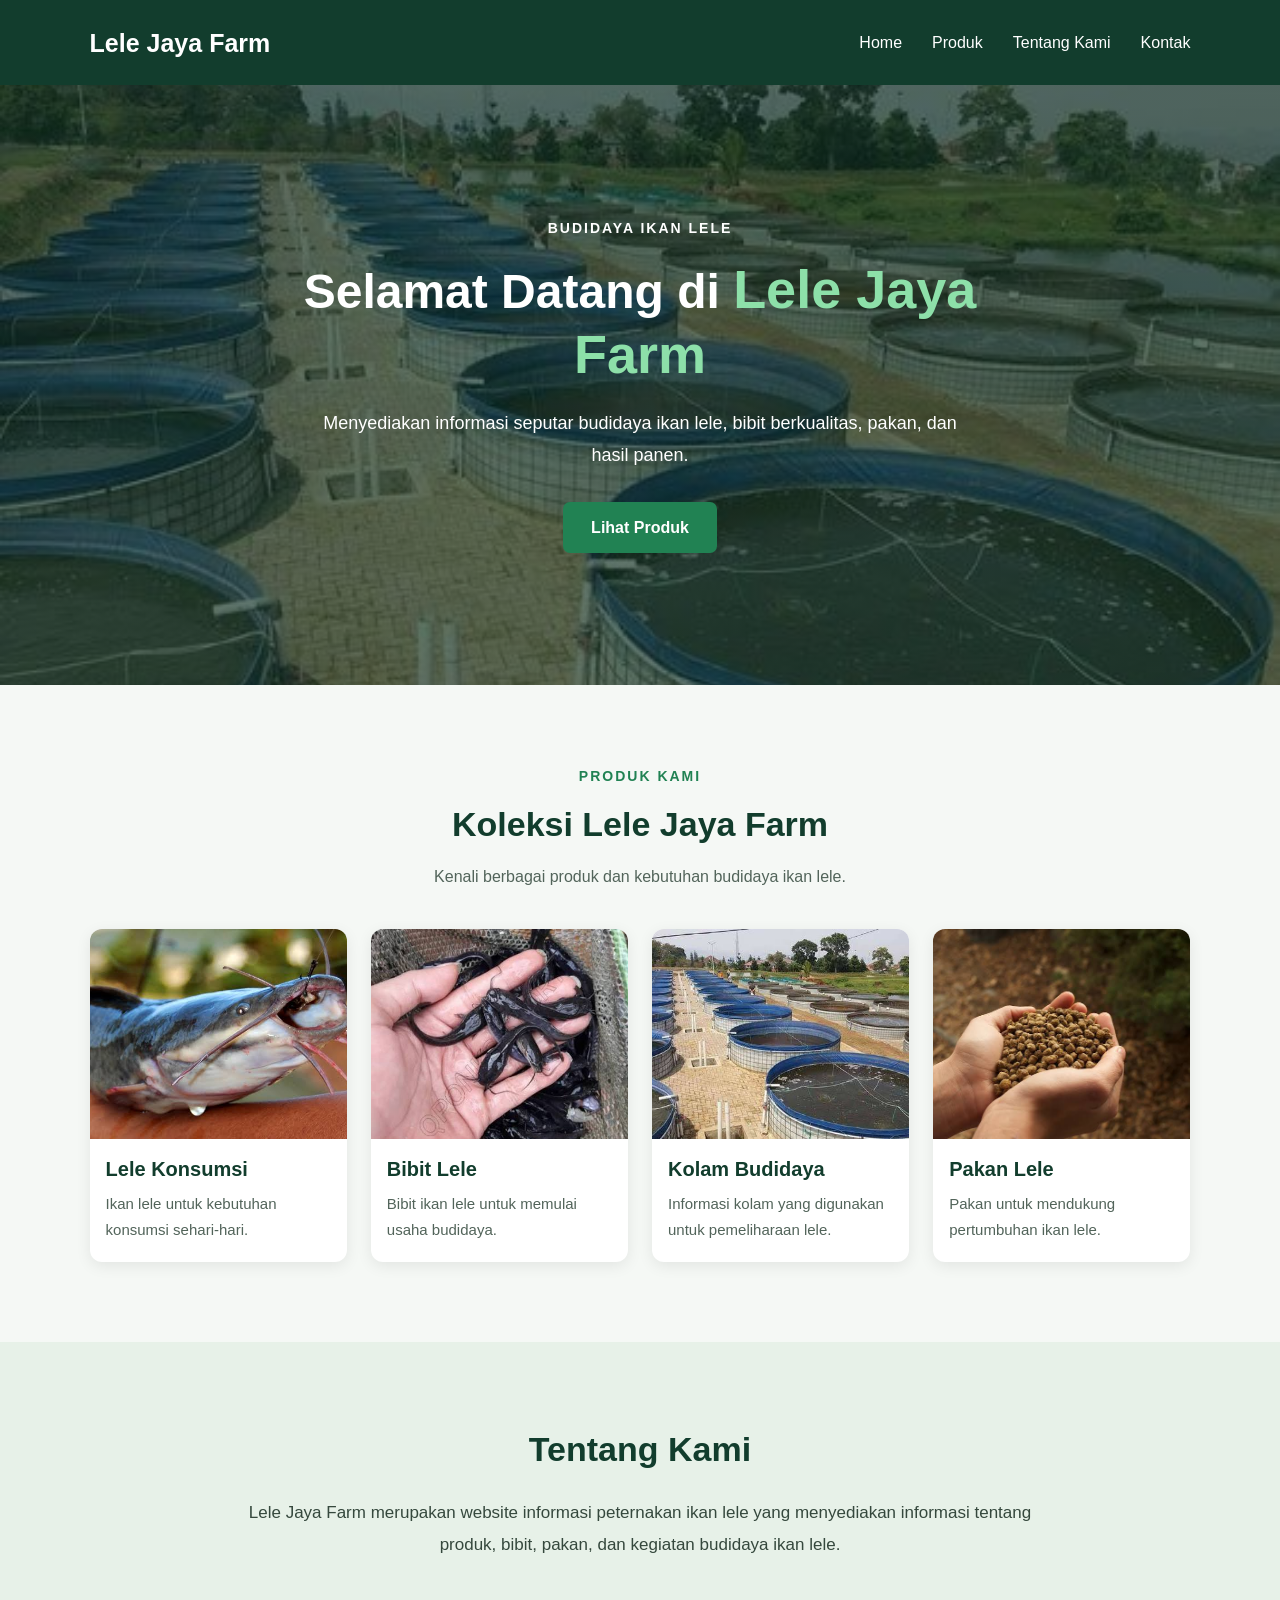
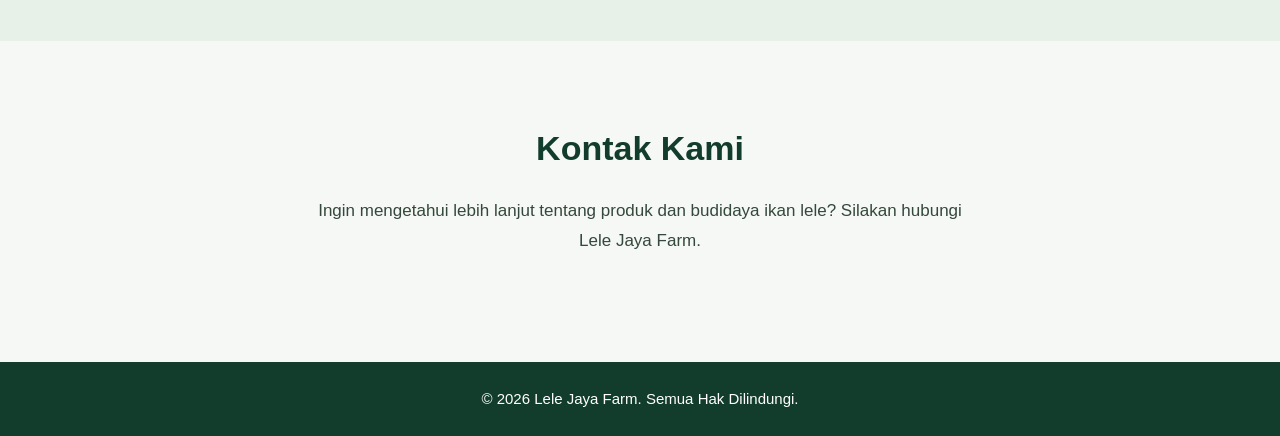
<file: index.html>
<!DOCTYPE html>
<html lang="id">
<head>
    <meta charset="UTF-8">
    <meta name="viewport" content="width=device-width, initial-scale=1.0">
    <title>Lele Jaya Farm</title>
    <link rel="stylesheet" href="style.css">
</head>
<body>

    <nav class="navbar">
        <a href="#home" class="logo">Lele Jaya Farm</a>

        <div class="nav-menu">
            <a href="#home">Home</a>
            <a href="#produk">Produk</a>
            <a href="#tentang">Tentang Kami</a>
            <a href="#kontak">Kontak</a>
        </div>
    </nav>

    <section class="hero" id="home">
        <div class="hero-content">
            <p class="hero-label">BUDIDAYA IKAN LELE</p>

            <h1>
                Selamat Datang di
                <span>Lele Jaya Farm</span>
            </h1>

            <p class="hero-description">
                Menyediakan informasi seputar budidaya ikan lele,
                bibit berkualitas, pakan, dan hasil panen.
            </p>

            <a href="#produk" class="hero-button">
                Lihat Produk
            </a>
        </div>
    </section>

    <section class="collections" id="produk">
        <div class="section-heading">
            <p class="section-label">PRODUK KAMI</p>
            <h2>Koleksi Lele Jaya Farm</h2>
            <p>
                Kenali berbagai produk dan kebutuhan budidaya ikan lele.
            </p>
        </div>

        <div class="collection-container">
            <div class="collection-card">
                <img src="lele-konsumsi.jpg" alt="Ikan lele konsumsi">
                <h3>Lele Konsumsi</h3>
                <p>Ikan lele untuk kebutuhan konsumsi sehari-hari.</p>
            </div>

            <div class="collection-card">
                <img src="bibit-lele.jpg" alt="Bibit ikan lele">
                <h3>Bibit Lele</h3>
                <p>Bibit ikan lele untuk memulai usaha budidaya.</p>
            </div>

            <div class="collection-card">
                <img src="kolam-budidaya.jpg" alt="Kolam budidaya lele">
                <h3>Kolam Budidaya</h3>
                <p>Informasi kolam yang digunakan untuk pemeliharaan lele.</p>
            </div>

            <div class="collection-card">
                <img src="pakan-lele.jpg" alt="Pakan ikan lele">
                <h3>Pakan Lele</h3>
                <p>Pakan untuk mendukung pertumbuhan ikan lele.</p>
            </div>
        </div>
    </section>

    <section class="about" id="tentang">
        <h2>Tentang Kami</h2>
        <p>
            Lele Jaya Farm merupakan website informasi peternakan
            ikan lele yang menyediakan informasi tentang produk,
            bibit, pakan, dan kegiatan budidaya ikan lele.
        </p>
    </section>

    <section class="contact" id="kontak">
        <h2>Kontak Kami</h2>
        <p>
            Ingin mengetahui lebih lanjut tentang produk dan
            budidaya ikan lele? Silakan hubungi Lele Jaya Farm.
        </p>
    </section>

    <footer class="footer">
        <p>&copy; 2026 Lele Jaya Farm. Semua Hak Dilindungi.</p>
    </footer>

</body>
</html>
</file>
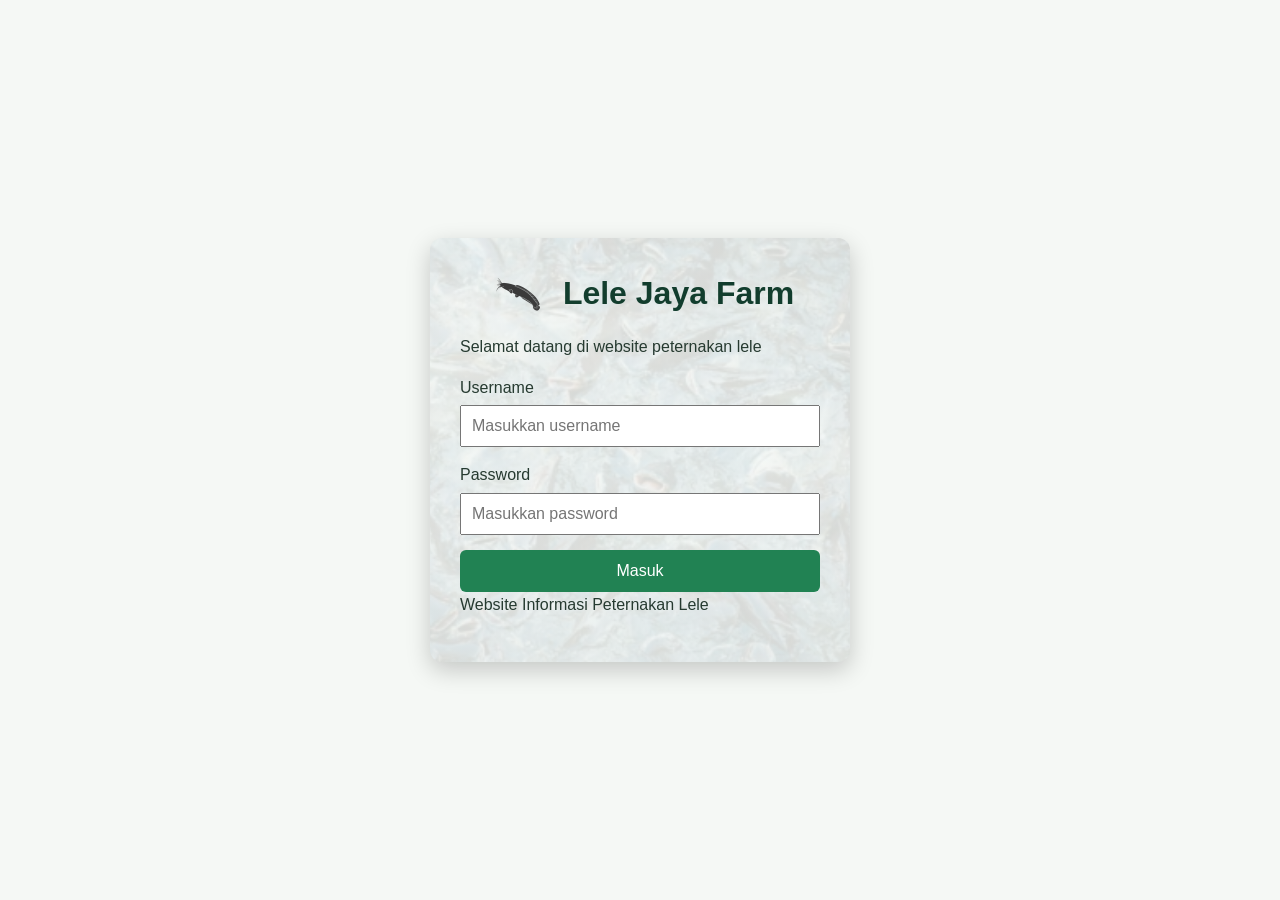
<file: login.html>
<!DOCTYPE html>
<html lang="id">
<head>
    <meta charset="UTF-8">
    <meta name="viewport" content="width=device-width, initial-scale=1.0">
    <title>Login - Lele Jaya Farm</title>
    <link rel="stylesheet" href="style.css">
</head>
<body class="login-page">
    

    <div class="login-box">

        <h1 class="login-title">
            <img src="lele-logo.png" alt="Ikan Lele">
            <span>Lele Jaya Farm</span>
        </h1>

        <p class="login-description">
            Selamat datang di website peternakan lele
        </p>

        <form action="index.html" method="get">
    <div class="form-group">
        <label for="username">Username</label>
        <input type="text" id="username" name="username"
               placeholder="Masukkan username" required>
    </div>

    <div class="form-group">
        <label for="password">Password</label>
        <input type="password" id="password" name="password"
               placeholder="Masukkan password" required>
    </div>

    <button type="submit" class="login-button">Masuk</button>
</form>

        </form>

        <p class="login-footer">
            Website Informasi Peternakan Lele
        </p>

    </div>

</body>
</html>
</file>
<file: style.css>
/* ==============================
   PENGATURAN DASAR
============================== */
* {
    margin: 0;
    padding: 0;
    box-sizing: border-box;
}

html {
    scroll-behavior: smooth;
    scroll-padding-top: 90px;
}

body {
    font-family: Arial, Helvetica, sans-serif;
    background-color: #f5f8f5;
    color: #263a30;
    line-height: 1.6;
}

a {
    text-decoration: none;
}

/* ==============================
   NAVBAR
============================== */
.navbar {
    position: sticky;
    top: 0;
    z-index: 1000;
    width: 100%;
    min-height: 85px;
    padding: 20px 7%;
    background-color: #123d2d;

    display: flex;
    justify-content: space-between;
    align-items: center;
    gap: 20px;
}

.logo {
    color: white;
    font-size: 25px;
    font-weight: bold;
    white-space: nowrap;
}

.nav-menu {
    display: flex;
    align-items: center;
    gap: 30px;
}

.nav-menu a {
    color: white;
    font-size: 16px;
    transition: color 0.3s ease;
}

.nav-menu a:hover {
    color: #8de0a9;
}

/* ==============================
   HOME / HERO
============================== */
.hero {
    min-height: 600px;
    padding: 80px 7%;

    display: flex;
    align-items: center;
    justify-content: center;

    text-align: center;
    color: white;

    background-image:
        linear-gradient(
            rgba(10, 43, 30, 0.65),
            rgba(10, 43, 30, 0.65)
        ),
        url("kolam-budidaya.jpg");

    background-size: cover;
    background-position: center;
    background-repeat: no-repeat;
}

.hero-content {
    width: 100%;
    max-width: 800px;
}

.hero-label {
    margin-bottom: 18px;
    font-size: 14px;
    font-weight: bold;
    letter-spacing: 2px;
}

.hero h1 {
    margin-bottom: 20px;
    font-size: 48px;
    line-height: 1.2;
}

.hero h1 span {
    color: #8de0a9;
    font-size: 54px;
}

.hero-description {
    max-width: 650px;
    margin: 0 auto 30px;
    font-size: 18px;
    line-height: 1.8;
}

.hero-button {
    display: inline-block;
    padding: 13px 28px;
    border-radius: 7px;

    background-color: #218253;
    color: white;
    font-size: 16px;
    font-weight: bold;

    transition: background-color 0.3s ease;
}

.hero-button:hover {
    background-color: #123d2d;
    color: white;
}

/* ==============================
   COLLECTIONS
============================== */
.collections {
    width: 100%;
    padding: 80px 7%;
    background-color: #f5f8f5;
}

.section-heading {
    max-width: 750px;
    margin: 0 auto 40px;
    text-align: center;
}

.section-label {
    margin-bottom: 10px;
    color: #218253;
    font-size: 14px;
    font-weight: bold;
    letter-spacing: 2px;
}

.section-heading h2 {
    margin-bottom: 12px;
    color: #123d2d;
    font-size: 34px;
}

.section-heading > p:last-child {
    color: #52645a;
    font-size: 16px;
}

.collection-container {
    display: grid;
    grid-template-columns: repeat(4, minmax(0, 1fr));
    gap: 24px;

    width: 100%;
    max-width: 1200px;
    margin: 0 auto;
}

.collection-card {
    min-width: 0;
    overflow: hidden;

    background-color: white;
    border-radius: 12px;
    box-shadow: 0 4px 15px rgba(0, 0, 0, 0.08);

    transition: transform 0.3s ease,
                box-shadow 0.3s ease;
}

.collection-card:hover {
    transform: translateY(-5px);
    box-shadow: 0 8px 20px rgba(0, 0, 0, 0.12);
}

.collection-card img {
    display: block;
    width: 100%;
    height: 210px;
    object-fit: cover;
}

.collection-card h3 {
    margin: 16px 16px 8px;
    color: #123d2d;
    font-size: 20px;
    line-height: 1.4;
    overflow-wrap: break-word;
}

.collection-card p {
    margin: 0 16px 20px;
    color: #52645a;
    font-size: 15px;
    line-height: 1.7;
    overflow-wrap: break-word;
}

/* ==============================
   ABOUT
============================== */
.about {
    width: 100%;
    padding: 80px 7%;
    background-color: #e7f1e8;
    text-align: center;
}

.about h2 {
    margin-bottom: 20px;
    color: #123d2d;
    font-size: 34px;
}

.about p {
    max-width: 800px;
    margin: 0 auto;
    color: #35483d;
    font-size: 17px;
    line-height: 1.9;
}

/* ==============================
   CONTACT
============================== */
.contact {
    width: 100%;
    padding: 80px 7%;
    background-color: #f5f8f5;
    text-align: center;
}

.contact h2 {
    margin-bottom: 20px;
    color: #123d2d;
    font-size: 34px;
}

.contact p {
    max-width: 650px;
    margin: 0 auto 25px;
    color: #35483d;
    font-size: 17px;
    line-height: 1.8;
}

/* ==============================
   FOOTER
============================== */
.footer {
    width: 100%;
    padding: 25px 7%;
    background-color: #123d2d;
    color: white;
    text-align: center;
}

.footer p {
    font-size: 15px;
}

/* ==============================
   TABLET
============================== */
@media screen and (max-width: 900px) {
    .navbar {
        padding: 20px 4%;
    }

    .nav-menu {
        gap: 18px;
    }

    .logo {
        font-size: 21px;
    }

    .collections {
        padding: 65px 4%;
    }

    .collection-container {
        grid-template-columns: repeat(2, minmax(0, 1fr));
        gap: 20px;
    }

    .hero h1 {
        font-size: 40px;
    }

    .hero h1 span {
        font-size: 44px;
    }
}

/* ==============================
   HP
============================== */
@media screen and (max-width: 600px) {
    html {
        scroll-padding-top: 125px;
    }

    .navbar {
        position: sticky;
        padding: 15px 4%;
        flex-direction: column;
        gap: 12px;
    }

    .logo {
        font-size: 21px;
    }

    .nav-menu {
        width: 100%;
        justify-content: center;
        flex-wrap: wrap;
        gap: 12px 20px;
    }

    .nav-menu a {
        font-size: 14px;
    }

    .hero {
        min-height: 480px;
        padding: 60px 5%;
    }

    .hero-label {
        font-size: 12px;
        letter-spacing: 1px;
    }

    .hero h1 {
        font-size: 34px;
    }

    .hero h1 span {
        font-size: 36px;
    }

    .hero-description {
        font-size: 16px;
    }

    .collections,
    .about,
    .contact {
        padding: 55px 5%;
    }

    .section-heading h2,
    .about h2,
    .contact h2 {
        font-size: 28px;
    }

    .collection-container {
        grid-template-columns: repeat(2, minmax(0, 1fr));
        gap: 14px;
    }

    .collection-card img {
        height: 150px;
    }

    .collection-card h3 {
        margin: 12px 10px 6px;
        font-size: 17px;
    }

    .collection-card p {
        margin: 0 10px 15px;
        font-size: 14px;
    }

    .about p,
    .contact p {
        font-size: 15px;
    }
}

/* ==============================
   HP LAYAR KECIL
============================== */
@media screen and (max-width: 360px) {
    .collection-container {
        grid-template-columns: 1fr;
    }

    .collection-card img {
        height: 200px;
    }

    .hero h1 {
        font-size: 29px;
    }

    .hero h1 span {
        font-size: 31px;
    }
}

/* Mempertahankan tampilan login pada laptop dan HP */

.login-page {
    min-height: 100vh;
    min-height: 100dvh;
    display: flex;
    justify-content: center;
    align-items: center;
    padding: 20px;
    box-sizing: border-box;
}

.login-box {
    width: 100%;
    max-width: 420px;
    padding: 30px;
    box-sizing: border-box;
    background-color: #f5f8f5;
    border-radius: 12px;
    box-shadow: 0 8px 25px rgba(0, 0, 0, 0.2);
}

.login-box h1 {
    font-size: 32px;
    text-align: center;
    margin-bottom: 15px;
}

.login-box p {
    margin-bottom: 15px;
}

.login-box form {
    width: 100%;
}

.login-box input {
    width: 100%;
    padding: 10px;
    margin-top: 5px;
    margin-bottom: 15px;
    box-sizing: border-box;
    font-size: 16px;
}

.login-box button {
    width: 100%;
    padding: 12px;
    border: none;
    border-radius: 6px;
    background-color: #218253;
    color: white;
    font-size: 16px;
    cursor: pointer;
}

.login-box button:hover {
    background-color: black;
    color: white;
}

/* Tampilan layar HP */
@media screen and (max-width: 600px) {
    .login-page {
        padding: 16px;
        background-color: #218253;
    }

    .login-box {
        width: 100%;
        max-width: 420px;
        padding: 24px;
    }

    .login-box h1 {
        font-size: 28px;
    }
}

.login-box {
    width: 100%;
    max-width: 420px;
    padding: 30px;
    box-sizing: border-box;

    background-image:
        linear-gradient(
            rgba(245, 248, 245, 0.88),
            rgba(245, 248, 245, 0.88)
        ),
        url("background-awal.jpg");

    background-size: cover;
    background-position: center;
    background-repeat: no-repeat;

    border-radius: 12px;
    box-shadow: 0 8px 25px rgba(0, 0, 0, 0.2);
}

.login-title {
    display: flex;
    align-items: center;
    justify-content: center;
    gap: 12px;
    font-size: 32px;
    color: #123d2d;
}

.login-title img {
    width: 65px;
    height: 45px;
    object-fit: contain;
}
</file>
